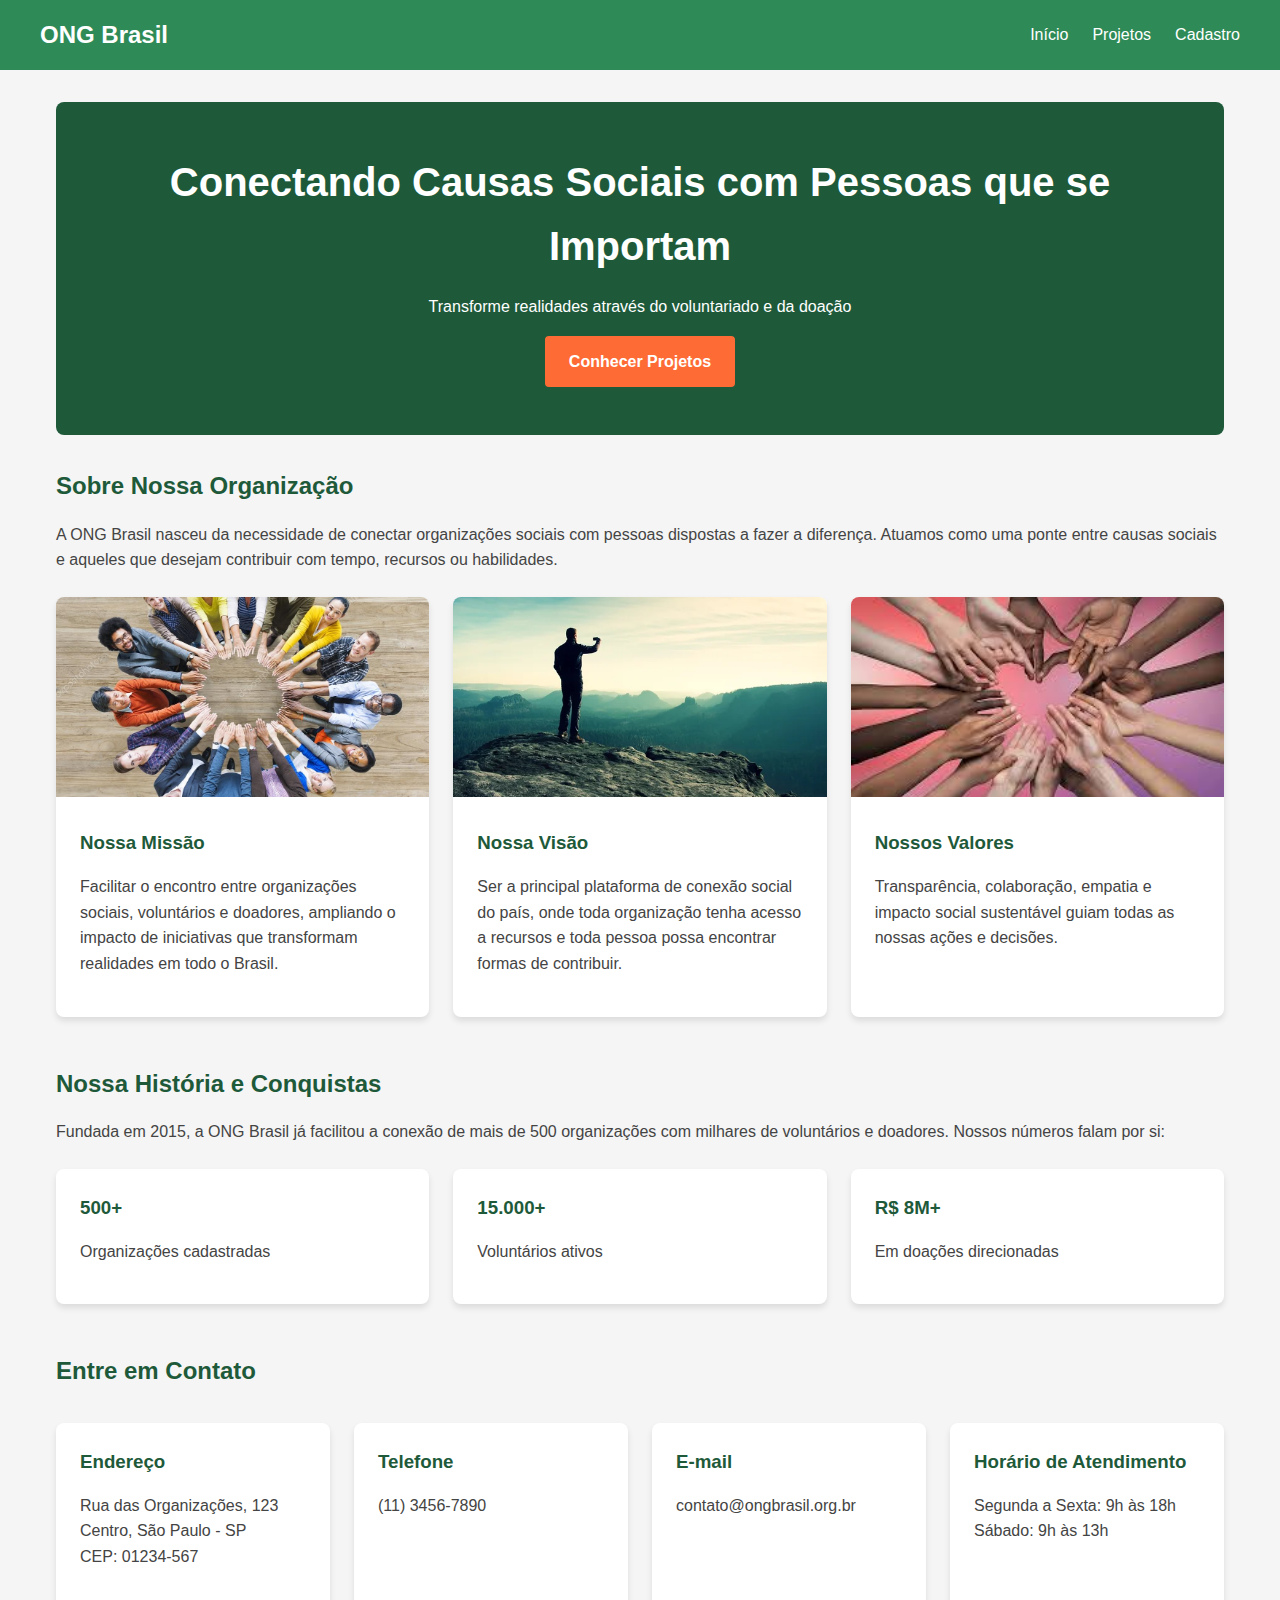
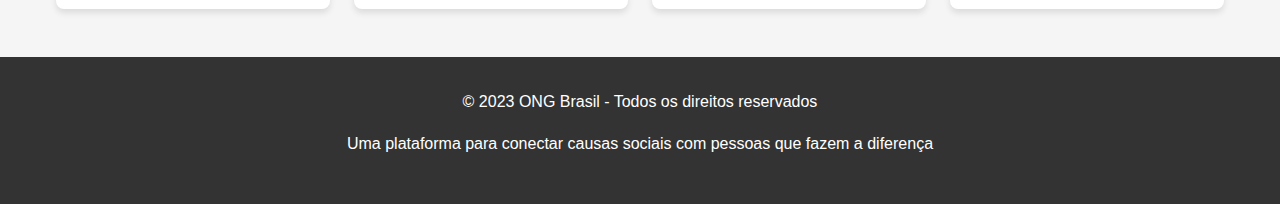
<file: atividade1/index.html>
<!DOCTYPE html>
<html lang="pt-BR">
<head>
    <meta charset="UTF-8">
    <meta name="viewport" content="width=device-width, initial-scale=1.0">
    <meta name="description" content="Plataforma digital para ONGs brasileiras - Conectando causas sociais com voluntários e doadores">
    <title>ONG Brasil - Conectando Causas Sociais</title>
    <link rel="stylesheet" href="assets/css/style.css">
</head>
<body>
    <header>
        <div class="header-container">
            <div class="logo">ONG Brasil</div>
            <nav>
                <ul>
                    <li><a href="index.html">Início</a></li>
                    <li><a href="projetos.html">Projetos</a></li>
                    <li><a href="cadastro.html">Cadastro</a></li>
                </ul>
            </nav>
        </div>
    </header>

    <main>
        <article>
            <section class="hero">
                <h1>Conectando Causas Sociais com Pessoas que se Importam</h1>
                <p>Transforme realidades através do voluntariado e da doação</p>
                <a href="projetos.html" class="btn">Conhecer Projetos</a>
            </section>

            <section>
                <h2>Sobre Nossa Organização</h2>
                <p>A ONG Brasil nasceu da necessidade de conectar organizações sociais com pessoas dispostas a fazer a diferença. Atuamos como uma ponte entre causas sociais e aqueles que desejam contribuir com tempo, recursos ou habilidades.</p>
                
                <div class="cards-container">
                    <article class="card">
                        <img src="assets/images/missao.jpg" alt="Pessoas unidas formando um círculo">
                        <div class="card-content">
                            <h3>Nossa Missão</h3>
                            <p>Facilitar o encontro entre organizações sociais, voluntários e doadores, ampliando o impacto de iniciativas que transformam realidades em todo o Brasil.</p>
                        </div>
                    </article>
                    
                    <article class="card">
                        <img src="assets/images/visao.jpg" alt="Pessoa olhando para o horizonte">
                        <div class="card-content">
                            <h3>Nossa Visão</h3>
                            <p>Ser a principal plataforma de conexão social do país, onde toda organização tenha acesso a recursos e toda pessoa possa encontrar formas de contribuir.</p>
                        </div>
                    </article>
                    
                    <article class="card">
                        <img src="assets/images/valores.jpg" alt="Mãos unidas formando um coração">
                        <div class="card-content">
                            <h3>Nossos Valores</h3>
                            <p>Transparência, colaboração, empatia e impacto social sustentável guiam todas as nossas ações e decisões.</p>
                        </div>
                    </article>
                </div>
            </section>

            <section>
                <h2>Nossa História e Conquistas</h2>
                <p>Fundada em 2015, a ONG Brasil já facilitou a conexão de mais de 500 organizações com milhares de voluntários e doadores. Nossos números falam por si:</p>
                
                <div class="cards-container">
                    <article class="card">
                        <div class="card-content">
                            <h3>500+</h3>
                            <p>Organizações cadastradas</p>
                        </div>
                    </article>
                    
                    <article class="card">
                        <div class="card-content">
                            <h3>15.000+</h3>
                            <p>Voluntários ativos</p>
                        </div>
                    </article>
                    
                    <article class="card">
                        <div class="card-content">
                            <h3>R$ 8M+</h3>
                            <p>Em doações direcionadas</p>
                        </div>
                    </article>
                </div>
            </section>

            <section>
                <h2>Entre em Contato</h2>
                <div class="contact-info">
                    <div class="contact-item">
                        <h3>Endereço</h3>
                        <p>Rua das Organizações, 123<br>Centro, São Paulo - SP<br>CEP: 01234-567</p>
                    </div>
                    
                    <div class="contact-item">
                        <h3>Telefone</h3>
                        <p>(11) 3456-7890</p>
                    </div>
                    
                    <div class="contact-item">
                        <h3>E-mail</h3>
                        <p>contato@ongbrasil.org.br</p>
                    </div>
                    
                    <div class="contact-item">
                        <h3>Horário de Atendimento</h3>
                        <p>Segunda a Sexta: 9h às 18h<br>Sábado: 9h às 13h</p>
                    </div>
                </div>
            </section>
        </article>
    </main>

    <footer>
        <p>&copy; 2023 ONG Brasil - Todos os direitos reservados</p>
        <p>Uma plataforma para conectar causas sociais com pessoas que fazem a diferença</p>
    </footer>

    <script src="assets/js/script.js"></script>
</body>
</html>
</file>
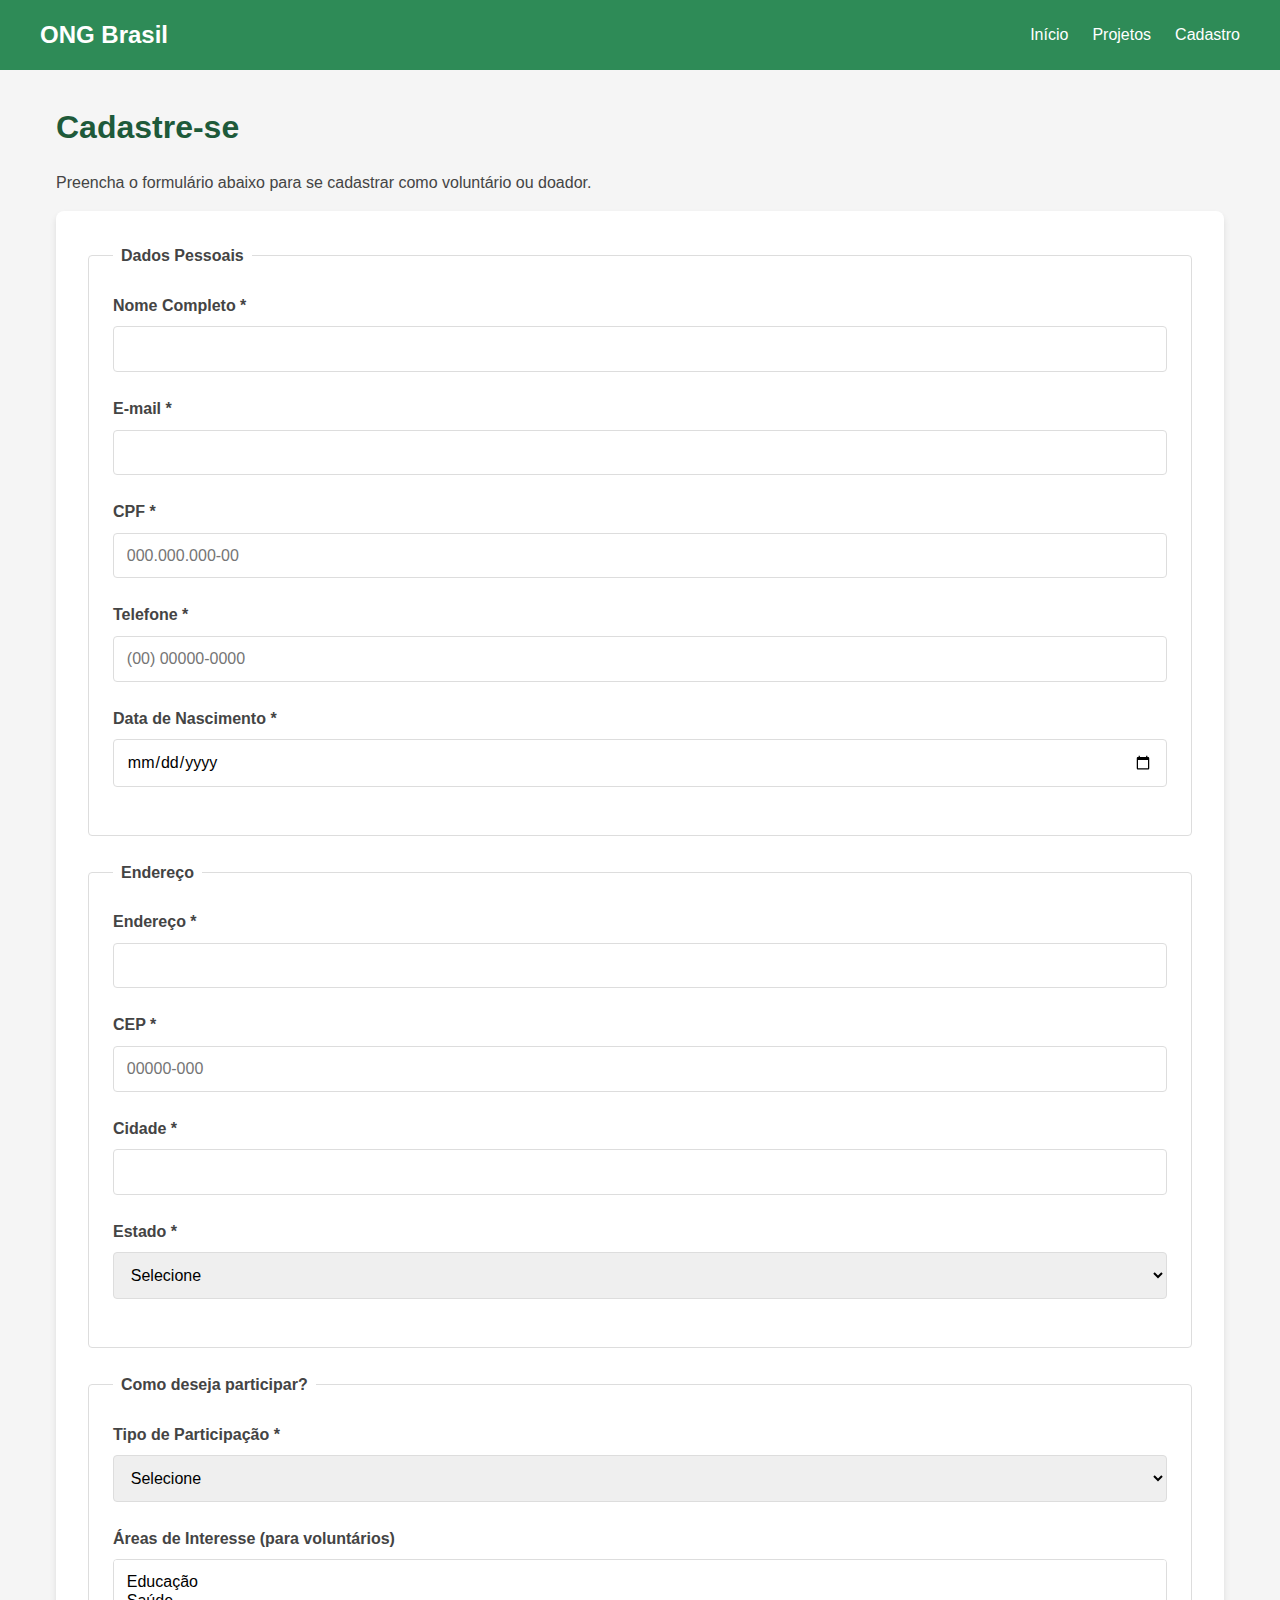
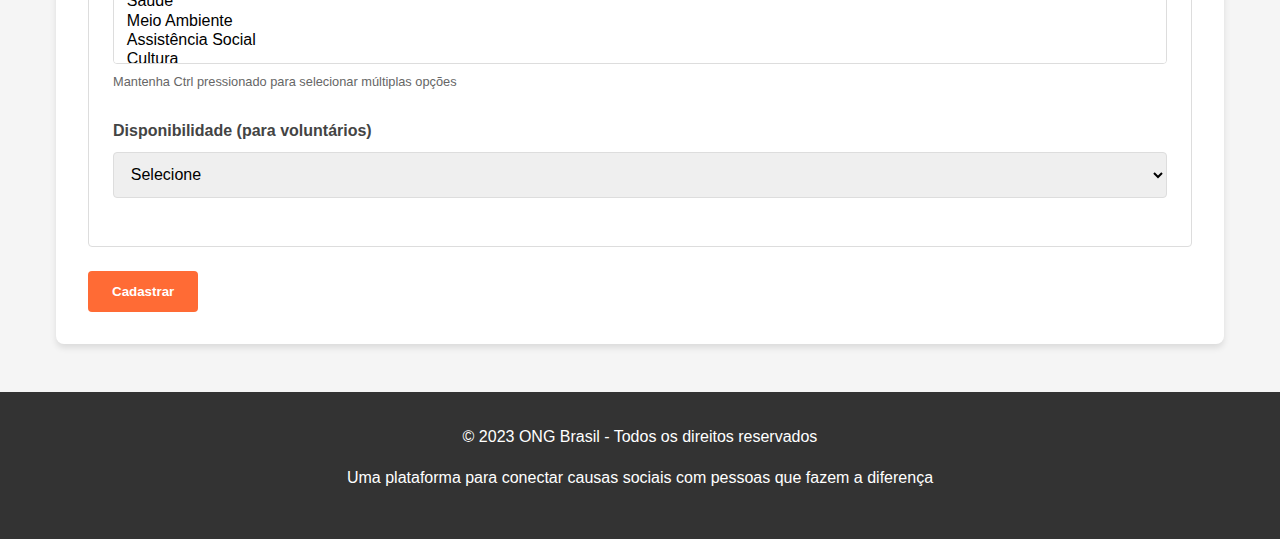
<file: atividade1/cadastro.html>
<!DOCTYPE html>
<html lang="pt-BR">
<head>
    <meta charset="UTF-8">
    <meta name="viewport" content="width=device-width, initial-scale=1.0">
    <title>Cadastro - ONG Brasil</title>
    <link rel="stylesheet" href="assets/css/style.css">
</head>
<body>
    <header>
        <div class="header-container">
            <div class="logo">ONG Brasil</div>
            <nav>
                <ul>
                    <li><a href="index.html">Início</a></li>
                    <li><a href="projetos.html">Projetos</a></li>
                    <li><a href="cadastro.html">Cadastro</a></li>
                </ul>
            </nav>
        </div>
    </header>

    <main>
        <h1>Cadastre-se</h1>
        <p>Preencha o formulário abaixo para se cadastrar como voluntário ou doador.</p>
        
        <form id="form-cadastro">
            <fieldset>
                <legend>Dados Pessoais</legend>
                
                <div class="form-group">
                    <label for="nome">Nome Completo *</label>
                    <input type="text" id="nome" name="nome" required>
                </div>
                
                <div class="form-group">
                    <label for="email">E-mail *</label>
                    <input type="email" id="email" name="email" required>
                </div>
                
                <div class="form-group">
                    <label for="cpf">CPF *</label>
                    <input type="text" id="cpf" name="cpf" pattern="\d{3}\.\d{3}\.\d{3}-\d{2}" placeholder="000.000.000-00" required>
                </div>
                
                <div class="form-group">
                    <label for="telefone">Telefone *</label>
                    <input type="tel" id="telefone" name="telefone" placeholder="(00) 00000-0000" required>
                </div>
                
                <div class="form-group">
                    <label for="nascimento">Data de Nascimento *</label>
                    <input type="date" id="nascimento" name="nascimento" required>
                </div>
            </fieldset>
            
            <fieldset>
                <legend>Endereço</legend>
                
                <div class="form-group">
                    <label for="endereco">Endereço *</label>
                    <input type="text" id="endereco" name="endereco" required>
                </div>
                
                <div class="form-group">
                    <label for="cep">CEP *</label>
                    <input type="text" id="cep" name="cep" pattern="\d{5}-\d{3}" placeholder="00000-000" required>
                </div>
                
                <div class="form-group">
                    <label for="cidade">Cidade *</label>
                    <input type="text" id="cidade" name="cidade" required>
                </div>
                
                <div class="form-group">
                    <label for="estado">Estado *</label>
                    <select id="estado" name="estado" required>
                        <option value="">Selecione</option>
                        <option value="AC">Acre</option>
                        <option value="AL">Alagoas</option>
                        <option value="AP">Amapá</option>
                        <option value="AM">Amazonas</option>
                        <option value="BA">Bahia</option>
                        <option value="CE">Ceará</option>
                        <option value="DF">Distrito Federal</option>
                        <option value="ES">Espírito Santo</option>
                        <option value="GO">Goiás</option>
                        <option value="MA">Maranhão</option>
                        <option value="MT">Mato Grosso</option>
                        <option value="MS">Mato Grosso do Sul</option>
                        <option value="MG">Minas Gerais</option>
                        <option value="PA">Pará</option>
                        <option value="PB">Paraíba</option>
                        <option value="PR">Paraná</option>
                        <option value="PE">Pernambuco</option>
                        <option value="PI">Piauí</option>
                        <option value="RJ">Rio de Janeiro</option>
                        <option value="RN">Rio Grande do Norte</option>
                        <option value="RS">Rio Grande do Sul</option>
                        <option value="RO">Rondônia</option>
                        <option value="RR">Roraima</option>
                        <option value="SC">Santa Catarina</option>
                        <option value="SP">São Paulo</option>
                        <option value="SE">Sergipe</option>
                        <option value="TO">Tocantins</option>
                    </select>
                </div>
            </fieldset>

            <fieldset>
                <legend>Como deseja participar?</legend>
                
                <div class="form-group">
                    <label for="tipo-participacao">Tipo de Participação *</label>
                    <select id="tipo-participacao" name="tipo-participacao" required>
                        <option value="">Selecione</option>
                        <option value="voluntario">Voluntário</option>
                        <option value="doador">Doador</option>
                        <option value="ambos">Ambos</option>
                    </select>
                </div>

                <div class="form-group">
                    <label for="areas-interesse">Áreas de Interesse (para voluntários)</label>
                    <select id="areas-interesse" name="areas-interesse" multiple>
                        <option value="educacao">Educação</option>
                        <option value="saude">Saúde</option>
                        <option value="meio-ambiente">Meio Ambiente</option>
                        <option value="assistencia-social">Assistência Social</option>
                        <option value="cultura">Cultura</option>
                        <option value="esporte">Esporte</option>
                    </select>
                    <small>Mantenha Ctrl pressionado para selecionar múltiplas opções</small>
                </div>

                <div class="form-group">
                    <label for="disponibilidade">Disponibilidade (para voluntários)</label>
                    <select id="disponibilidade" name="disponibilidade">
                        <option value="">Selecione</option>
                        <option value="manha">Manhã</option>
                        <option value="tarde">Tarde</option>
                        <option value="noite">Noite</option>
                        <option value="finais-semana">Finais de semana</option>
                        <option value="flexivel">Horário flexível</option>
                    </select>
                </div>
            </fieldset>
            
            <button type="submit" class="btn">Cadastrar</button>
        </form>
    </main>

    <footer>
        <p>&copy; 2023 ONG Brasil - Todos os direitos reservados</p>
        <p>Uma plataforma para conectar causas sociais com pessoas que fazem a diferença</p>
    </footer>

    <script src="assets/js/script.js"></script>
</body>
</html>
</file>
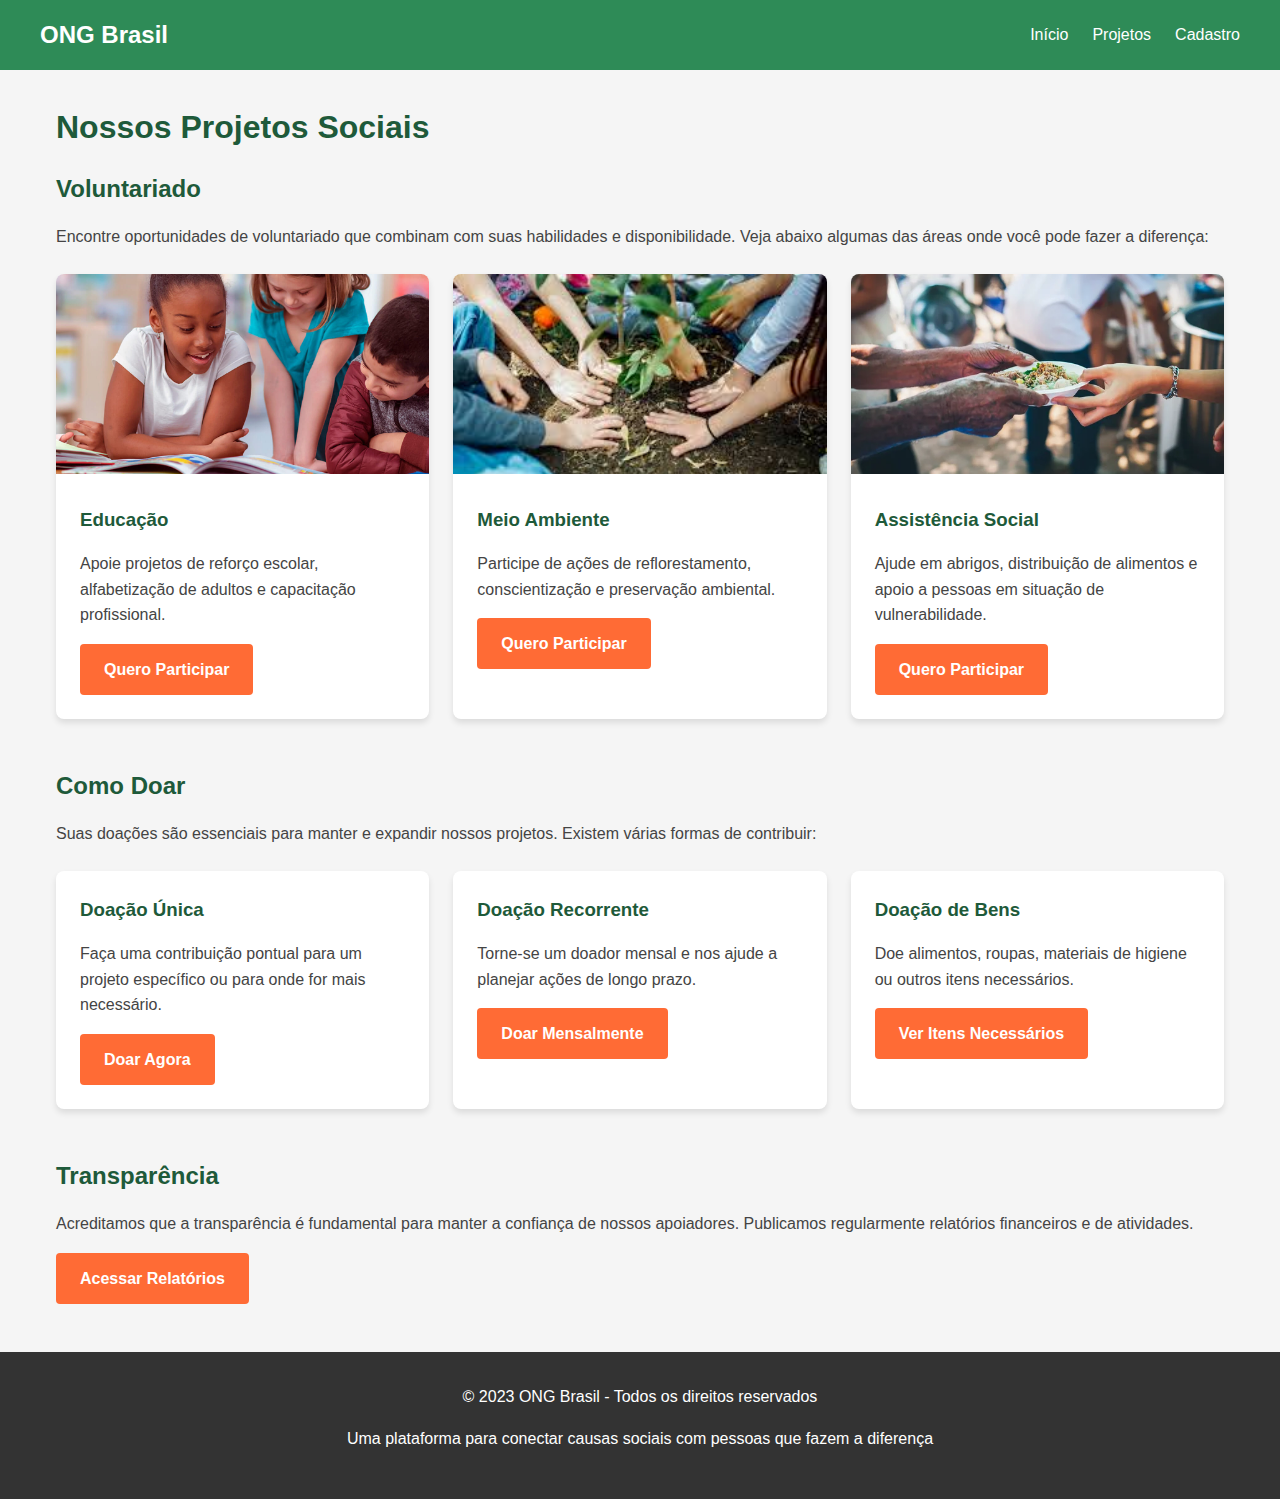
<file: atividade1/projetos.html>
<!DOCTYPE html>
<html lang="pt-BR">
<head>
    <meta charset="UTF-8">
    <meta name="viewport" content="width=device-width, initial-scale=1.0">
    <title>Projetos Sociais - ONG Brasil</title>
    <link rel="stylesheet" href="assets/css/style.css">
</head>
<body>
    <header>
        <div class="header-container">
            <div class="logo">ONG Brasil</div>
            <nav>
                <ul>
                    <li><a href="index.html">Início</a></li>
                    <li><a href="projetos.html">Projetos</a></li>
                    <li><a href="cadastro.html">Cadastro</a></li>
                </ul>
            </nav>
        </div>
    </header>

    <main>
        <h1>Nossos Projetos Sociais</h1>
        
        <section>
            <h2>Voluntariado</h2>
            <p>Encontre oportunidades de voluntariado que combinam com suas habilidades e disponibilidade. Veja abaixo algumas das áreas onde você pode fazer a diferença:</p>
            
            <div class="cards-container">
                <article class="card">
                    <img src="assets/images/voluntariado-educacao.jpg" alt="Crianças estudando">
                    <div class="card-content">
                        <h3>Educação</h3>
                        <p>Apoie projetos de reforço escolar, alfabetização de adultos e capacitação profissional.</p>
                        <a href="cadastro.html" class="btn">Quero Participar</a>
                    </div>
                </article>
                
                <article class="card">
                    <img src="assets/images/voluntariado-ambiental.jpg" alt="Pessoa plantando uma árvore">
                    <div class="card-content">
                        <h3>Meio Ambiente</h3>
                        <p>Participe de ações de reflorestamento, conscientização e preservação ambiental.</p>
                        <a href="cadastro.html" class="btn">Quero Participar</a>
                    </div>
                </article>
                
                <article class="card">
                    <img src="assets/images/voluntariado-assistencia.jpg" alt="Voluntário entregando comida">
                    <div class="card-content">
                        <h3>Assistência Social</h3>
                        <p>Ajude em abrigos, distribuição de alimentos e apoio a pessoas em situação de vulnerabilidade.</p>
                        <a href="cadastro.html" class="btn">Quero Participar</a>
                    </div>
                </article>
            </div>
        </section>
        
        <section>
            <h2>Como Doar</h2>
            <p>Suas doações são essenciais para manter e expandir nossos projetos. Existem várias formas de contribuir:</p>
            
            <div class="cards-container">
                <article class="card">
                    <div class="card-content">
                        <h3>Doação Única</h3>
                        <p>Faça uma contribuição pontual para um projeto específico ou para onde for mais necessário.</p>
                        <a href="cadastro.html" class="btn">Doar Agora</a>
                    </div>
                </article>
                
                <article class="card">
                    <div class="card-content">
                        <h3>Doação Recorrente</h3>
                        <p>Torne-se um doador mensal e nos ajude a planejar ações de longo prazo.</p>
                        <a href="cadastro.html" class="btn">Doar Mensalmente</a>
                    </div>
                </article>
                
                <article class="card">
                    <div class="card-content">
                        <h3>Doação de Bens</h3>
                        <p>Doe alimentos, roupas, materiais de higiene ou outros itens necessários.</p>
                        <a href="cadastro.html" class="btn">Ver Itens Necessários</a>
                    </div>
                </article>
            </div>
        </section>

        <section>
            <h2>Transparência</h2>
            <p>Acreditamos que a transparência é fundamental para manter a confiança de nossos apoiadores. Publicamos regularmente relatórios financeiros e de atividades.</p>
            <a href="#" class="btn">Acessar Relatórios</a>
        </section>
    </main>

    <footer>
        <p>&copy; 2023 ONG Brasil - Todos os direitos reservados</p>
        <p>Uma plataforma para conectar causas sociais com pessoas que fazem a diferença</p>
    </footer>

    <script src="assets/js/script.js"></script>
</body>
</html>
</file>
<file: atividade1/assets/css/style.css>
/* Estilos básicos para estruturação visual */
:root {
    --primary-color: #2E8B57;
    --secondary-color: #1E5A3A;
    --accent-color: #FF6B35;
    --light-color: #F5F5F5;
    --dark-color: #333333;
    --text-color: #444444;
}

* {
    margin: 0;
    padding: 0;
    box-sizing: border-box;
    font-family: 'Segoe UI', Tahoma, Geneva, Verdana, sans-serif;
}

body {
    line-height: 1.6;
    color: var(--text-color);
    background-color: var(--light-color);
}

header {
    background-color: var(--primary-color);
    color: white;
    padding: 1rem;
    position: sticky;
    top: 0;
    z-index: 100;
}

.header-container {
    max-width: 1200px;
    margin: 0 auto;
    display: flex;
    justify-content: space-between;
    align-items: center;
}

.logo {
    font-size: 1.5rem;
    font-weight: bold;
}

nav ul {
    display: flex;
    list-style: none;
}

nav li {
    margin-left: 1.5rem;
}

nav a {
    color: white;
    text-decoration: none;
    transition: opacity 0.3s;
}

nav a:hover {
    opacity: 0.8;
}

main {
    max-width: 1200px;
    margin: 2rem auto;
    padding: 0 1rem;
}

section {
    margin-bottom: 3rem;
}

h1, h2, h3, h4 {
    margin-bottom: 1rem;
    color: var(--secondary-color);
}

p {
    margin-bottom: 1rem;
}

.hero {
    background-color: var(--secondary-color);
    color: white;
    padding: 3rem 2rem;
    border-radius: 8px;
    text-align: center;
    margin-bottom: 2rem;
}

.hero h1 {
    color: white;
    font-size: 2.5rem;
}

.btn {
    display: inline-block;
    background-color: var(--accent-color);
    color: white;
    padding: 0.8rem 1.5rem;
    border-radius: 4px;
    text-decoration: none;
    font-weight: bold;
    transition: background-color 0.3s;
    border: none;
    cursor: pointer;
}

.btn:hover {
    background-color: #e05a2b;
}

.cards-container {
    display: grid;
    grid-template-columns: repeat(auto-fill, minmax(300px, 1fr));
    gap: 1.5rem;
    margin-top: 1.5rem;
}

.card {
    background-color: white;
    border-radius: 8px;
    overflow: hidden;
    box-shadow: 0 4px 6px rgba(0, 0, 0, 0.1);
    transition: transform 0.3s;
}

.card:hover {
    transform: translateY(-5px);
}

.card img {
    width: 100%;
    height: 200px;
    object-fit: cover;
}

.card-content {
    padding: 1.5rem;
}

form {
    background-color: white;
    padding: 2rem;
    border-radius: 8px;
    box-shadow: 0 4px 6px rgba(0, 0, 0, 0.1);
}

.form-group {
    margin-bottom: 1.5rem;
}

label {
    display: block;
    margin-bottom: 0.5rem;
    font-weight: bold;
}

input, select, textarea {
    width: 100%;
    padding: 0.8rem;
    border: 1px solid #ddd;
    border-radius: 4px;
    font-size: 1rem;
}

fieldset {
    border: 1px solid #ddd;
    border-radius: 4px;
    padding: 1.5rem;
    margin-bottom: 1.5rem;
}

legend {
    font-weight: bold;
    padding: 0 0.5rem;
}

footer {
    background-color: var(--dark-color);
    color: white;
    text-align: center;
    padding: 2rem 1rem;
    margin-top: 3rem;
}

.contact-info {
    display: grid;
    grid-template-columns: repeat(auto-fit, minmax(250px, 1fr));
    gap: 1.5rem;
    margin-top: 2rem;
}

.contact-item {
    background-color: white;
    padding: 1.5rem;
    border-radius: 8px;
    box-shadow: 0 4px 6px rgba(0, 0, 0, 0.1);
}

small {
    color: #666;
    font-size: 0.8rem;
}

/* Responsividade */
@media (max-width: 768px) {
    .header-container {
        flex-direction: column;
    }
    
    nav ul {
        margin-top: 1rem;
    }
    
    nav li {
        margin: 0 0.5rem;
    }
    
    .hero h1 {
        font-size: 2rem;
    }
    
    .cards-container {
        grid-template-columns: 1fr;
    }
}
</file>
